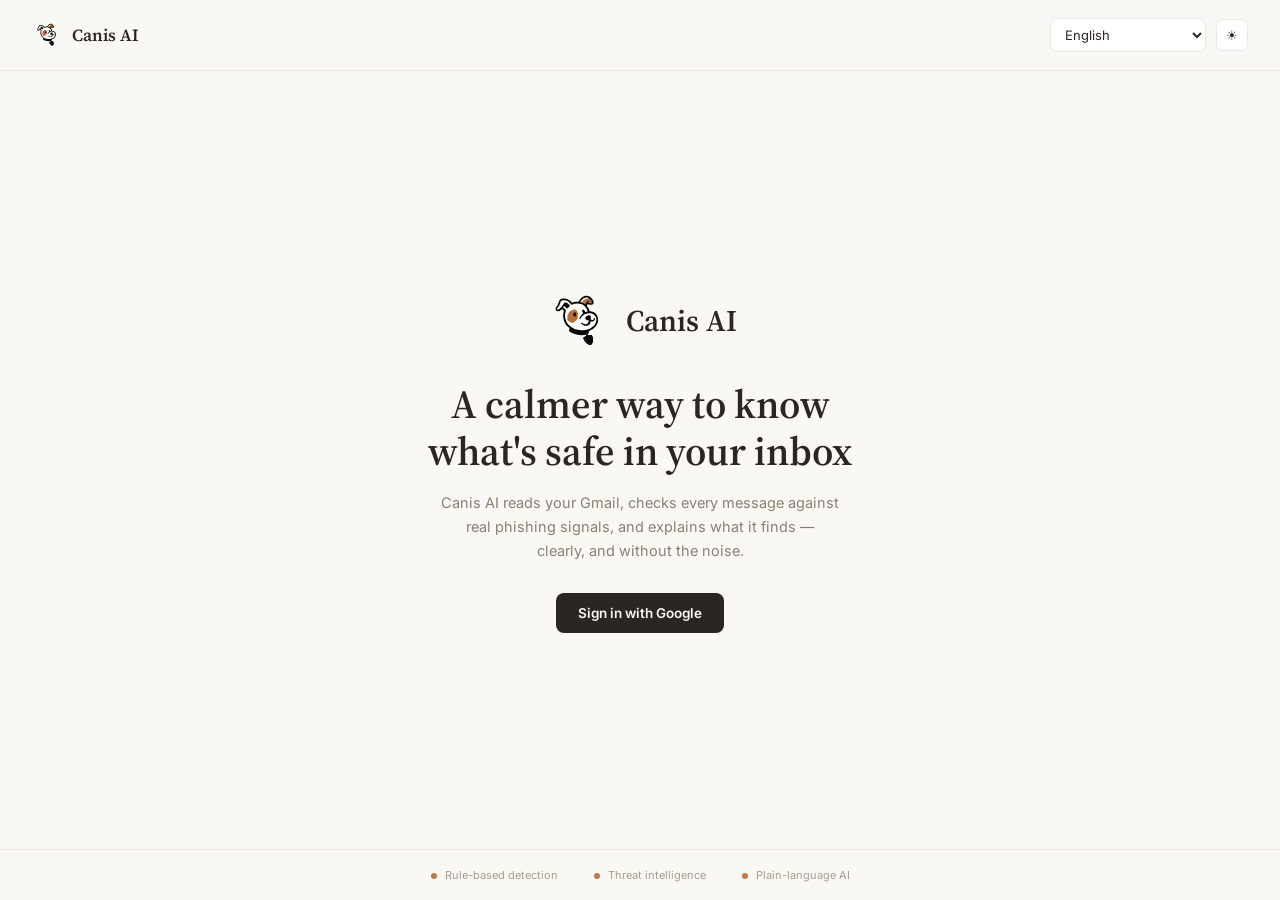
<file: frontend/index.html>
<!DOCTYPE html>
<html lang="en">
<head>
  <meta charset="UTF-8">
  <title>Canis AI</title>
  <link rel="preconnect" href="https://fonts.googleapis.com">
  <link href="https://fonts.googleapis.com/css2?family=Source+Serif+4:opsz,wght@8..60,500;8..60,600;8..60,700&family=Inter:wght@400;500;600;700&display=swap" rel="stylesheet">
  <link rel="stylesheet" href="style.css">
</head>
<body>
  <div class="cover">
    <header class="topbar">
      <div class="brand">
        <img src="assets/logo.svg" alt="Canis AI" class="brand-logo" onerror="this.src='assets/logo.png'">
        <span class="brand-name">Canis AI</span>
      </div>
      <div class="topbar-actions">
        <select id="language"></select>
        <button class="theme-toggle" id="themeToggle" aria-label="Toggle dark mode">
          <span class="theme-icon-light">☀</span>
          <span class="theme-icon-dark">☾</span>
        </button>
      </div>
    </header>

    <main class="cover-main">
      <div class="cover-hero">
        <img src="assets/logo.svg" alt="" class="cover-hero-img" onerror="this.src='assets/logo.png'">
        <div class="cover-brand-name">Canis AI</div>
      </div>
      <h1 class="cover-headline" id="coverHeadline">A calmer way to know<br>what's safe in your inbox</h1>
      <p class="cover-sub" id="coverSub">Canis AI reads your Gmail, checks every message against real phishing signals, and explains what it finds — clearly, and without the noise.</p>
      <a href="http://localhost:8000/auth/login" class="btn-primary" id="loginBtn">Sign in with Google</a>
    </main>

    <footer class="cover-footer">
      <span><i class="dot"></i> <span id="footRules">Rule-based detection</span></span>
      <span><i class="dot"></i> <span id="footIntel">Threat intelligence</span></span>
      <span><i class="dot"></i> <span id="footAi">Plain-language AI</span></span>
    </footer>
  </div>

  <script src="theme.js"></script>
  <script src="cover.js"></script>
</body>
</html>
</file>
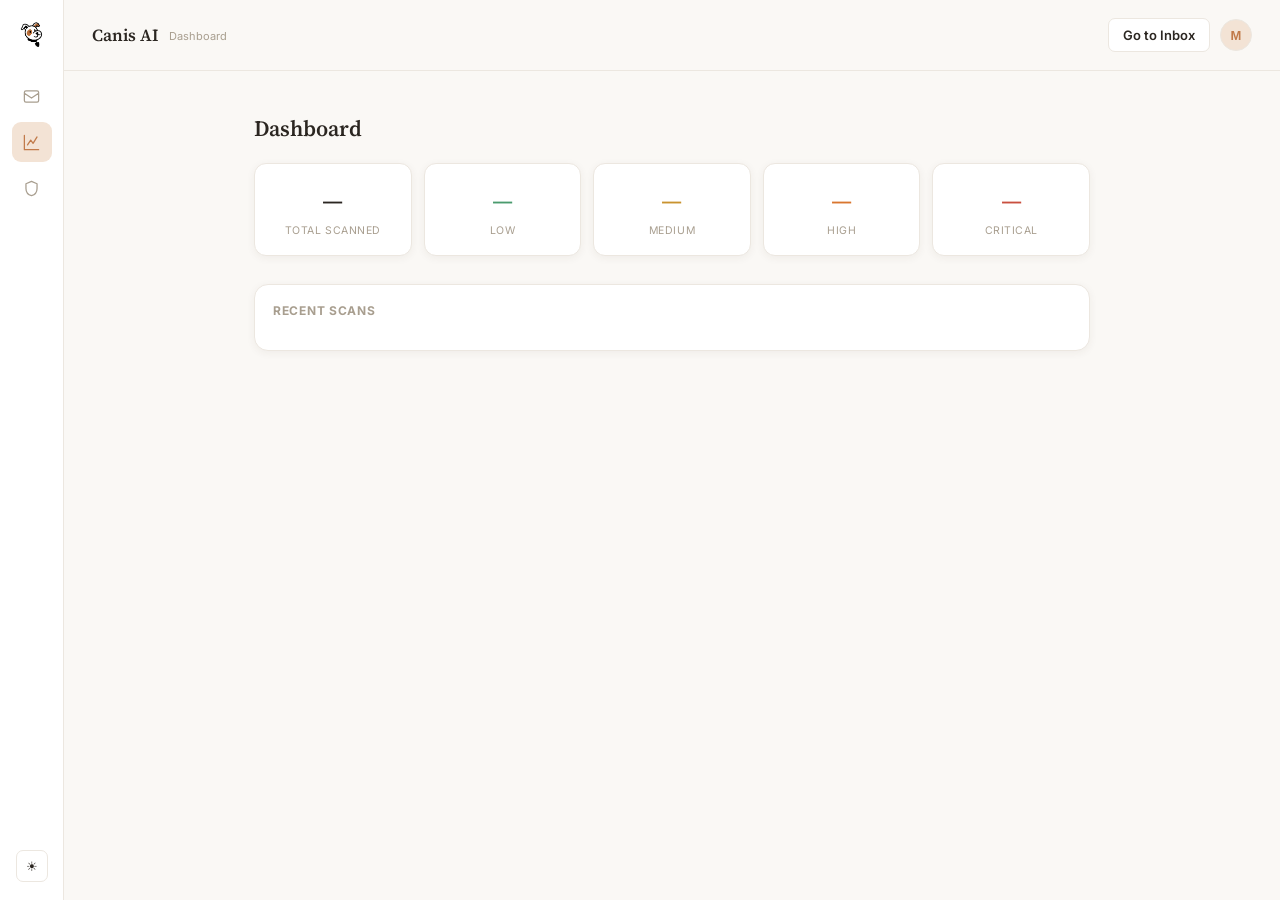
<file: frontend/dashboard.html>
<!DOCTYPE html>
<html lang="en">
<head>
  <meta charset="UTF-8">
  <title>Canis AI — Dashboard</title>
  <link rel="preconnect" href="https://fonts.googleapis.com">
  <link href="https://fonts.googleapis.com/css2?family=Source+Serif+4:opsz,wght@8..60,500;8..60,600;8..60,700&family=Inter:wght@400;500;600;700&display=swap" rel="stylesheet">
  <link rel="stylesheet" href="style.css">
</head>
<body>
  <div class="app-shell">
    <nav class="sidebar">
      <div class="sidebar-logo">
        <img src="assets/logo.png" alt="Canis AI" onerror="this.style.display='none'">
      </div>
      <div class="sidebar-icons">
        <a href="inbox.html" class="sidebar-icon" title="Inbox">
          <svg width="19" height="19" viewBox="0 0 24 24" fill="none"><path d="M3 8l9 6 9-6M5 5h14a2 2 0 012 2v10a2 2 0 01-2 2H5a2 2 0 01-2-2V7a2 2 0 012-2z" stroke="currentColor" stroke-width="1.6" stroke-linecap="round" stroke-linejoin="round"/></svg>
        </a>
        <button class="sidebar-icon active" title="Dashboard">
          <svg width="19" height="19" viewBox="0 0 24 24" fill="none"><path d="M3 3v18h18M7 15l4-6 3 4 5-8" stroke="currentColor" stroke-width="1.6" stroke-linecap="round" stroke-linejoin="round"/></svg>
        </button>
        <a href="threats.html" class="sidebar-icon" title="Threats">
          <svg width="19" height="19" viewBox="0 0 24 24" fill="none"><path d="M12 3l7 3v6c0 4.5-3 8-7 9-4-1-7-4.5-7-9V6l7-3z" stroke="currentColor" stroke-width="1.6" stroke-linecap="round" stroke-linejoin="round"/></svg>
        </a>
      </div>
      <div class="sidebar-bottom">
        <button class="theme-toggle" id="themeToggle" aria-label="Toggle dark mode">
          <span class="theme-icon-light">☀</span>
          <span class="theme-icon-dark">☾</span>
        </button>
      </div>
    </nav>

    <div class="app-main">
      <header class="topbar-inbox">
        <div class="brand">
          <span class="brand-name">Canis AI</span>
          <span class="brand-sub">Dashboard</span>
        </div>
        <div class="topbar-actions">
          <a href="inbox.html" class="btn-secondary">Go to Inbox</a>
          <div class="account-menu">
            <button class="account-btn" id="accountBtn" aria-label="Account menu">M</button>
            <div class="account-dropdown" id="accountDropdown">
              <a href="http://localhost:8000/auth/logout" class="account-dropdown-item">Log out</a>
            </div>
          </div>
        </div>
      </header>

      <main class="content-single">
        <h2 class="dash-title" id="dashTitle">Dashboard</h2>

        <div class="stat-grid">
          <div class="stat-card">
            <div class="stat-number" id="totalScanned">—</div>
            <div class="stat-label" id="statTotal">Total Scanned</div>
          </div>
          <div class="stat-card low">
            <div class="stat-number" id="lowCount">—</div>
            <div class="stat-label" id="statLow">Low</div>
          </div>
          <div class="stat-card medium">
            <div class="stat-number" id="mediumCount">—</div>
            <div class="stat-label" id="statMedium">Medium</div>
          </div>
          <div class="stat-card high">
            <div class="stat-number" id="highCount">—</div>
            <div class="stat-label" id="statHigh">High</div>
          </div>
          <div class="stat-card critical">
            <div class="stat-number" id="criticalCount">—</div>
            <div class="stat-label" id="statCritical">Critical</div>
          </div>
        </div>

        <section class="panel history-panel">
          <h2 id="recentTitle">Recent Scans</h2>
          <div id="historyList"></div>
        </section>
      </main>
    </div>
  </div>

  <script src="theme.js"></script>
  <script src="dashboard.js"></script>
</body>
</html>
</file>
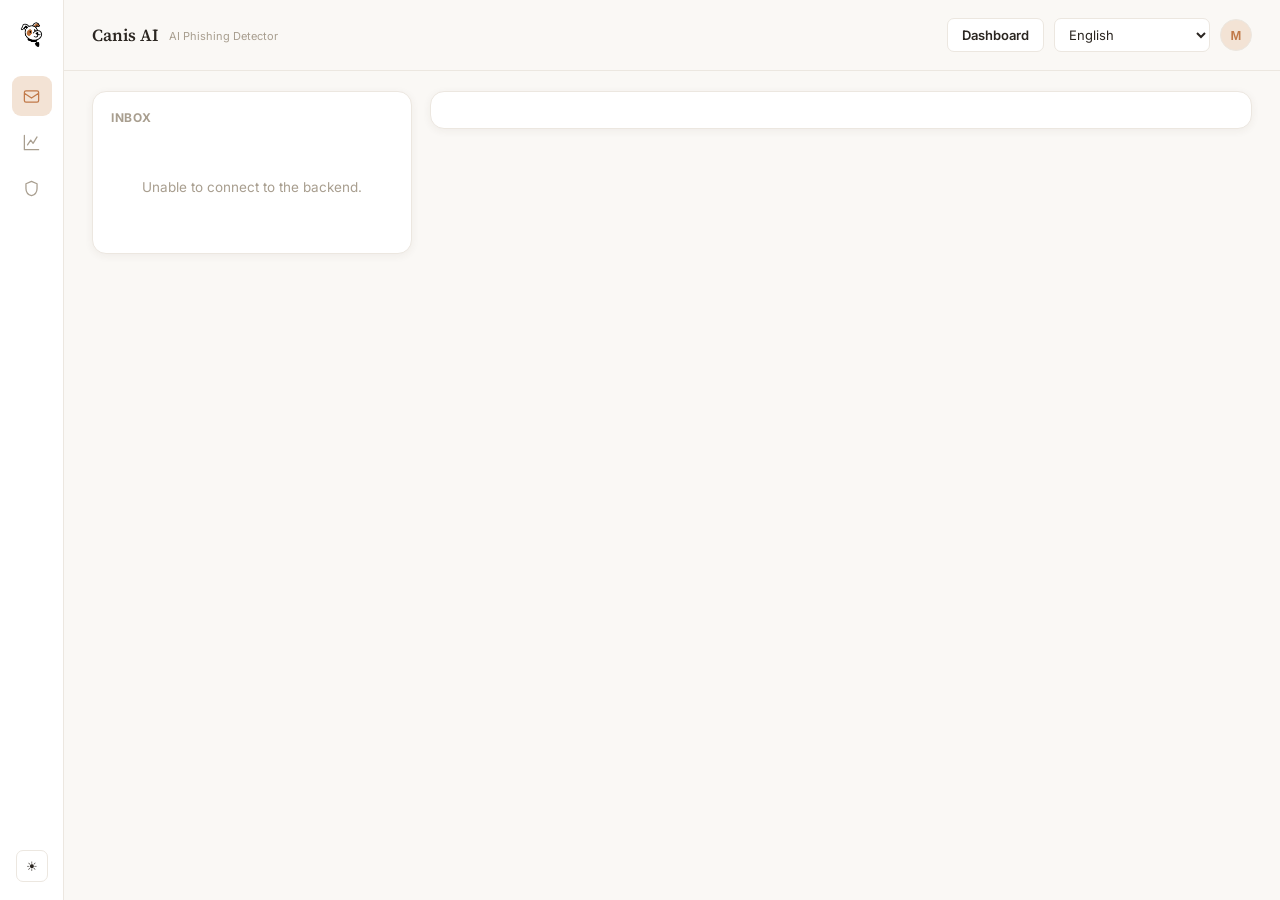
<file: frontend/inbox.html>
<!DOCTYPE html>
<html lang="en">
<head>
  <meta charset="UTF-8">
  <title>Canis AI — Inbox</title>
  <link rel="preconnect" href="https://fonts.googleapis.com">
  <link href="https://fonts.googleapis.com/css2?family=Source+Serif+4:opsz,wght@8..60,500;8..60,600;8..60,700&family=Inter:wght@400;500;600;700&display=swap" rel="stylesheet">
  <link rel="stylesheet" href="style.css">
</head>
<body>
  <div class="app-shell">
    <nav class="sidebar">
      <div class="sidebar-logo">
        <img src="assets/logo.png" alt="Canis AI" onerror="this.style.display='none'">
      </div>
      <div class="sidebar-icons">
        <button class="sidebar-icon active" title="Inbox">
          <svg width="19" height="19" viewBox="0 0 24 24" fill="none"><path d="M3 8l9 6 9-6M5 5h14a2 2 0 012 2v10a2 2 0 01-2 2H5a2 2 0 01-2-2V7a2 2 0 012-2z" stroke="currentColor" stroke-width="1.6" stroke-linecap="round" stroke-linejoin="round"/></svg>
        </button>
        <a href="dashboard.html" class="sidebar-icon" title="Dashboard">
          <svg width="19" height="19" viewBox="0 0 24 24" fill="none"><path d="M3 3v18h18M7 15l4-6 3 4 5-8" stroke="currentColor" stroke-width="1.6" stroke-linecap="round" stroke-linejoin="round"/></svg>
        </a>
        <a href="threats.html" class="sidebar-icon" title="Threats">
          <svg width="19" height="19" viewBox="0 0 24 24" fill="none"><path d="M12 3l7 3v6c0 4.5-3 8-7 9-4-1-7-4.5-7-9V6l7-3z" stroke="currentColor" stroke-width="1.6" stroke-linecap="round" stroke-linejoin="round"/></svg>
        </a>
      </div>
      <div class="sidebar-bottom">
        <button class="theme-toggle" id="themeToggle" aria-label="Toggle dark mode">
          <span class="theme-icon-light">☀</span>
          <span class="theme-icon-dark">☾</span>
        </button>
      </div>
    </nav>

    <div class="app-main">
      <header class="topbar-inbox">
        <div class="brand">
          <span class="brand-name">Canis AI</span>
          <span class="brand-sub" id="brandSub">AI Phishing Detector</span>
        </div>
        <div class="topbar-actions">
          <a href="dashboard.html" class="btn-secondary" id="dashboardLink">Dashboard</a>
          <select id="language"></select>
          <div class="account-menu">
            <button class="account-btn" id="accountBtn" aria-label="Account menu">M</button>
            <div class="account-dropdown" id="accountDropdown">
              <a href="http://localhost:8000/auth/logout" class="account-dropdown-item">Log out</a>
            </div>
          </div>
        </div>
      </header>

      <main class="content">
        <section class="panel inbox-col">
          <h2 id="inboxTitle">Inbox</h2>
          <div id="emails" class="email-list"></div>
        </section>

        <section class="report-col">
          <div class="panel preview-panel">
            <div id="emailPreview" class="email-preview"></div>
          </div>

          <div id="reportBody"></div>
        </section>
      </main>
    </div>
  </div>

  <script src="theme.js"></script>
  <script src="script.js"></script>
</body>
</html>
</file>
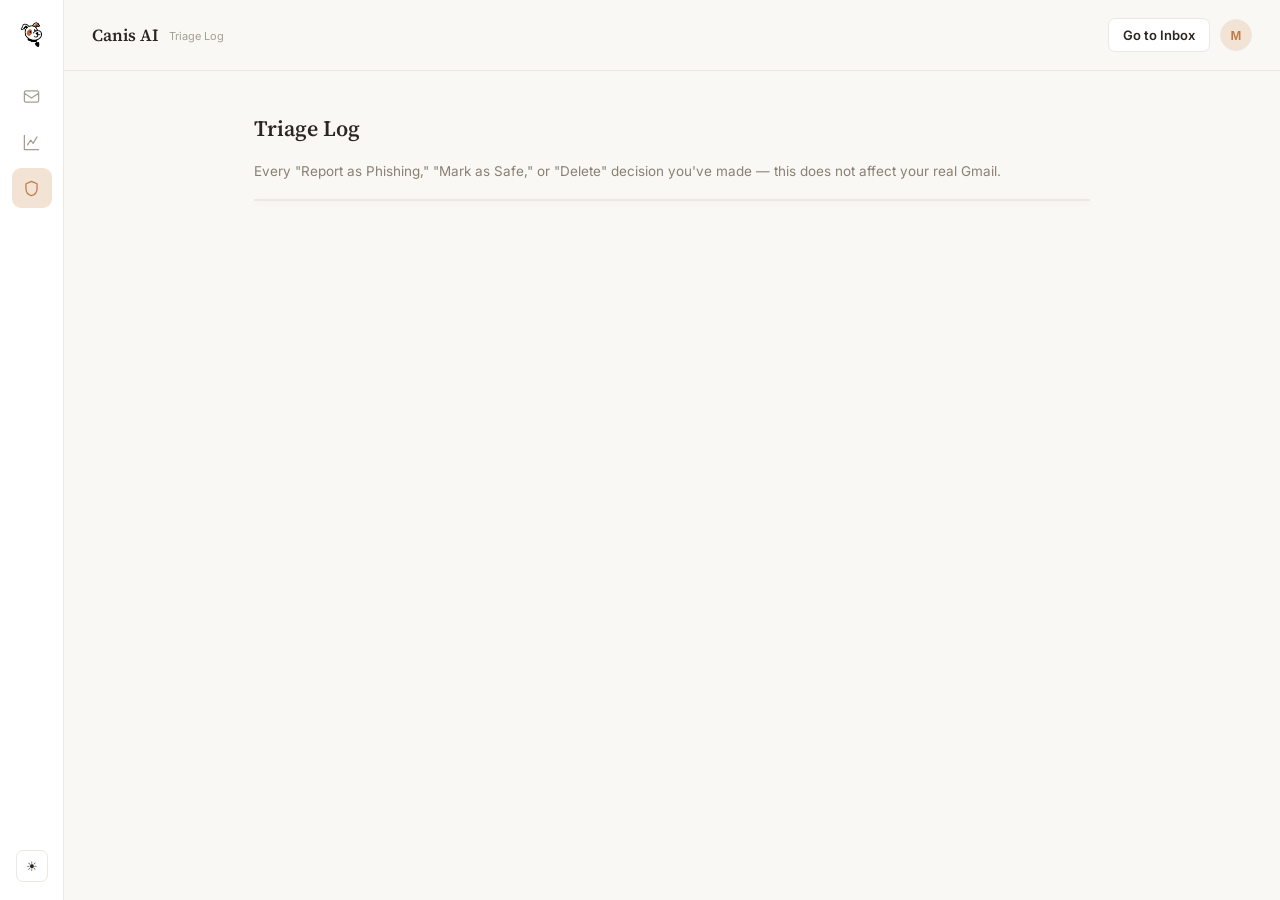
<file: frontend/threats.html>
<!DOCTYPE html>
<html lang="en">
<head>
  <meta charset="UTF-8">
  <title>Canis AI — Threats</title>
  <link rel="preconnect" href="https://fonts.googleapis.com">
  <link href="https://fonts.googleapis.com/css2?family=Source+Serif+4:opsz,wght@8..60,500;8..60,600;8..60,700&family=Inter:wght@400;500;600;700&display=swap" rel="stylesheet">
  <link rel="stylesheet" href="style.css">
</head>
<body>
  <div class="app-shell">
    <nav class="sidebar">
      <div class="sidebar-logo">
        <img src="assets/logo.png" alt="Canis AI" onerror="this.style.display='none'">
      </div>
      <div class="sidebar-icons">
        <a href="inbox.html" class="sidebar-icon" title="Inbox">
          <svg width="19" height="19" viewBox="0 0 24 24" fill="none"><path d="M3 8l9 6 9-6M5 5h14a2 2 0 012 2v10a2 2 0 01-2 2H5a2 2 0 01-2-2V7a2 2 0 012-2z" stroke="currentColor" stroke-width="1.6" stroke-linecap="round" stroke-linejoin="round"/></svg>
        </a>
        <a href="dashboard.html" class="sidebar-icon" title="Dashboard">
          <svg width="19" height="19" viewBox="0 0 24 24" fill="none"><path d="M3 3v18h18M7 15l4-6 3 4 5-8" stroke="currentColor" stroke-width="1.6" stroke-linecap="round" stroke-linejoin="round"/></svg>
        </a>
        <button class="sidebar-icon active" title="Threats">
          <svg width="19" height="19" viewBox="0 0 24 24" fill="none"><path d="M12 3l7 3v6c0 4.5-3 8-7 9-4-1-7-4.5-7-9V6l7-3z" stroke="currentColor" stroke-width="1.6" stroke-linecap="round" stroke-linejoin="round"/></svg>
        </button>
      </div>
      <div class="sidebar-bottom">
        <button class="theme-toggle" id="themeToggle" aria-label="Toggle dark mode">
          <span class="theme-icon-light">☀</span>
          <span class="theme-icon-dark">☾</span>
        </button>
      </div>
    </nav>

    <div class="app-main">
      <header class="topbar-inbox">
        <div class="brand">
          <span class="brand-name">Canis AI</span>
          <span class="brand-sub">Triage Log</span>
        </div>
        <div class="topbar-actions">
          <a href="inbox.html" class="btn-secondary">Go to Inbox</a>
          <div class="account-menu">
            <button class="account-btn" id="accountBtn" aria-label="Account menu">M</button>
            <div class="account-dropdown" id="accountDropdown">
              <a href="http://localhost:8000/auth/logout" class="account-dropdown-item">Log out</a>
            </div>
          </div>
        </div>
      </header>

      <main class="content-single">
        <div class="threats-header">
          <h2 class="dash-title">Triage Log</h2>
          <p class="threats-sub">Every "Report as Phishing," "Mark as Safe," or "Delete" decision you've made — this does not affect your real Gmail.</p>
        </div>
        <div id="threatsList" class="threats-list"></div>
      </main>
    </div>
  </div>

  <script src="theme.js"></script>
  <script src="threats.js"></script>
</body>
</html>
</file>
<file: frontend/style.css>
@import url('https://fonts.googleapis.com/css2?family=Source+Serif+4:opsz,wght@8..60,500;8..60,600,8..60,700&family=Inter:wght@400;500;600;700&display=swap');

* {
  box-sizing: border-box;
}

html,
body {
  margin: 0;
  padding: 0;
  width: 100%;
  min-height: 100%;
  overflow-x: hidden;
}

:root {
  --bg: #faf8f5;
  --panel: #ffffff;
  --border: #ece7e0;
  --text: #2b2621;
  --muted: #8a8072;
  --dim: #a89e8f;

  --accent: #c17a4a;
  --accent-soft: #f3e3d5;
  --accent-text: #faf8f5;

  --shadow: 0 2px 8px rgba(60, 50, 40, 0.06);

  --low: #4a9b6e;
  --low-soft: #e6f2ea;

  --medium: #c9932f;
  --medium-soft: #f7ecd8;

  --high: #d9762f;
  --high-soft: #faead9;

  --critical: #c94f3f;
  --critical-soft: #f9e2de;
}

[data-theme="dark"] {
  --bg: #1c1815;
  --panel: #262019;
  --border: #362e26;
  --text: #f2ece3;
  --muted: #a89686;
  --dim: #766a5c;

  --accent: #d68f5c;
  --accent-soft: #3a2c1f;
  --accent-text: #1c1815;

  --shadow: 0 2px 10px rgba(0, 0, 0, 0.3);

  --low: #6bbf8f;
  --low-soft: #22322a;

  --medium: #e0ab52;
  --medium-soft: #362c1c;

  --high: #ea8f52;
  --high-soft: #382820;

  --critical: #e0715f;
  --critical-soft: #372020;
}

body {
  font-family: 'Inter', system-ui, sans-serif;
  background: var(--bg);
  color: var(--text);
  transition: background 0.2s ease, color 0.2s ease;
}

/* =========================
   SHARED
========================= */

.brand-name {
  font-family: 'Source Serif 4', serif;
  font-weight: 600;
  font-size: 17px;
  color: var(--text);
}

.brand-logo {
  width: 30px;
  height: 30px;
  object-fit: contain;
  border-radius: 7px;
}

.btn-primary {
  display: inline-flex;
  align-items: center;
  gap: 9px;
  background: var(--text);
  color: var(--bg);
  font-weight: 600;
  font-size: 13.5px;
  padding: 12px 22px;
  border-radius: 8px;
  text-decoration: none;
  border: none;
  cursor: pointer;
}

.btn-primary:hover {
  opacity: 0.85;
}

.btn-secondary {
  display: inline-block;
  background: var(--panel);
  color: var(--text);
  border: 1px solid var(--border);
  padding: 8px 14px;
  border-radius: 7px;
  text-decoration: none;
  font-weight: 600;
  font-size: 13px;
}

.btn-secondary:hover {
  background: var(--border);
}

#language {
  padding: 7px 10px;
  border-radius: 7px;
  border: 1px solid var(--border);
  background: var(--panel);
  color: var(--text);
  font-family: inherit;
  font-size: 13px;
}

.theme-toggle {
  width: 32px;
  height: 32px;
  border-radius: 7px;
  border: 1px solid var(--border);
  background: var(--panel);
  cursor: pointer;
  display: flex;
  align-items: center;
  justify-content: center;
  font-size: 13px;
  color: var(--text);
}

.theme-toggle:hover {
  background: var(--border);
}

.theme-icon-dark {
  display: none;
}

[data-theme="dark"] .theme-icon-light {
  display: none;
}

[data-theme="dark"] .theme-icon-dark {
  display: inline;
}

/* =========================
   COVER
========================= */

.cover {
  min-height: 100vh;
  display: flex;
  flex-direction: column;
}

.topbar {
  display: flex;
  justify-content: space-between;
  align-items: center;
  padding: 18px 32px;
  border-bottom: 1px solid var(--border);
}

.brand {
  display: flex;
  align-items: center;
  gap: 10px;
}

.topbar-actions {
  display: flex;
  align-items: center;
  gap: 10px;
}

.cover-main {
  flex: 1;
  display: flex;
  flex-direction: column;
  align-items: center;
  justify-content: center;
  padding: 40px 24px;
  text-align: center;
}

.cover-hero {
  display: flex;
  align-items: center;
  justify-content: center;
  gap: 14px;
  margin-bottom: 18px;
}

.cover-hero-img {
  width: 68px;
  height: 68px;
  object-fit: contain;
}

.cover-brand-name {
  font-family: 'Source Serif 4', serif;
  font-weight: 600;
  font-size: 30px;
  color: var(--text);
}

.cover-headline {
  font-family: 'Source Serif 4', serif;
  font-weight: 600;
  font-size: 40px;
  line-height: 1.18;
  color: var(--text);
  margin: 8px 0 16px;
  max-width: 540px;
}

.cover-sub {
  font-size: 14.5px;
  color: var(--muted);
  line-height: 1.65;
  max-width: 400px;
  margin: 0 0 30px;
}

.cover-footer {
  display: flex;
  justify-content: center;
  gap: 36px;
  padding: 18px 36px;
  border-top: 1px solid var(--border);
  font-size: 11px;
  color: var(--dim);
}

.dot {
  display: inline-block;
  width: 6px;
  height: 6px;
  border-radius: 50%;
  background: var(--accent);
  margin-right: 5px;
}

/* =========================
   APP SHELL
========================= */

.app-shell {
  display: flex;
  min-height: 100vh;
  width: 100%;
}

.sidebar {
  width: 64px;
  flex: 0 0 64px;
  background: var(--panel);
  border-right: 1px solid var(--border);
  display: flex;
  flex-direction: column;
  align-items: center;
  padding: 18px 0;
  gap: 24px;
}

.sidebar-logo {
  width: 34px;
  height: 34px;
}

.sidebar-logo img {
  width: 100%;
  height: 100%;
  object-fit: contain;
}

.sidebar-icons {
  display: flex;
  flex-direction: column;
  gap: 6px;
  flex: 1;
}

.sidebar-icon {
  width: 40px;
  height: 40px;
  border-radius: 9px;
  border: none;
  background: transparent;
  color: var(--dim);
  display: flex;
  align-items: center;
  justify-content: center;
  cursor: pointer;
  text-decoration: none;
}

.sidebar-icon:hover {
  background: var(--bg);
  color: var(--text);
}

.sidebar-icon.active {
  background: var(--accent-soft);
  color: var(--accent);
}

.app-main {
  flex: 1;
  min-width: 0;
  width: calc(100% - 64px);
}

/* =========================
   INBOX HEADER
========================= */

.topbar-inbox {
  display: flex;
  align-items: center;
  justify-content: space-between;
  padding: 18px 28px;
  border-bottom: 1px solid var(--border);
}

.brand-sub {
  display: block;
  font-size: 11px;
  color: var(--dim);
  margin-top: 1px;
}

/* =========================
   MAIN CONTENT
========================= */

.content {
  width: 100%;
  max-width: 1400px;
  margin: 0 auto;

  display: grid;
  grid-template-columns: 300px minmax(0, 1fr);

  gap: 18px;
  padding: 20px 24px 32px;
}

.panel {
  background: var(--panel);
  border: 1px solid var(--border);
  border-radius: 14px;
  padding: 18px;
  box-shadow: var(--shadow);
  min-width: 0;
}

.panel h2 {
  margin: 0 0 14px;
  font-size: 12px;
  font-weight: 700;
  text-transform: uppercase;
  letter-spacing: 0.06em;
  color: var(--dim);
}

/* =========================
   INBOX
========================= */

.inbox-col {
  align-self: start;
  max-height: calc(100vh - 120px);
  overflow-y: auto;
  min-width: 0;
}

.email-row {
  display: flex;
  align-items: flex-start;
  gap: 10px;

  padding: 12px;
  margin-bottom: 3px;

  border-radius: 10px;
  border-left: 3px solid transparent;

  cursor: pointer;
  transition: background 0.12s ease;
}

.email-row:hover {
  background: var(--bg);
}

.email-row.active {
  background: var(--accent-soft);
  border-left-color: var(--accent);
}

.email-row-main {
  min-width: 0;
  width: 100%;
}

.email-from {
  font-size: 11.5px;
  font-weight: 600;
  color: var(--dim);

  white-space: nowrap;
  overflow: hidden;
  text-overflow: ellipsis;
}

.email-subject {
  font-size: 13.5px;
  margin-top: 3px;
  color: var(--text);

  overflow: hidden;
  text-overflow: ellipsis;

  display: -webkit-box;
  -webkit-line-clamp: 2;
  -webkit-box-orient: vertical;
}

/* =========================
   EMAIL PREVIEW
========================= */

.report-col {
  display: flex;
  flex-direction: column;
  gap: 14px;
  min-width: 0;
}

.preview-panel {
  padding: 18px;
  min-width: 0;
}

.report-empty {
  color: var(--dim);
  font-size: 13.5px;
  padding: 40px 0;
  text-align: center;
}

.preview-from {
  font-size: 11.5px;
  font-weight: 600;
  color: var(--dim);

  overflow-wrap: anywhere;
}

.preview-subject {
  font-size: 17px;
  font-weight: 700;
  margin: 5px 0 4px;
  color: var(--text);

  overflow-wrap: anywhere;
}

.preview-meta {
  font-size: 11.5px;
  color: var(--dim);
  margin-bottom: 12px;

  overflow-wrap: anywhere;
}

.preview-body {
  font-size: 13px;
  color: var(--muted);
  line-height: 1.7;

  max-height: 180px;
  overflow-y: auto;
  overflow-x: hidden;

  padding: 12px;

  background: var(--bg);
  border: 1px solid var(--border);
  border-radius: 8px;

  white-space: pre-wrap;
  overflow-wrap: anywhere;
  word-break: break-word;
}

/* =========================
   RISK REPORT
========================= */

.report-grid {
  display: grid;

  /*
    THIS IS THE IMPORTANT PART:
    report gets most of the width,
    gauge gets a fixed small column.
  */
  grid-template-columns: minmax(0, 1fr) 230px;

  gap: 14px;

  width: 100%;
  min-width: 0;
}

.report-grid > .panel {
  min-width: 0;
  overflow: hidden;
}

.indicator-grid {
  display: grid;
  grid-template-columns: repeat(2, minmax(0, 1fr));
  gap: 10px;
  margin-bottom: 14px;
}

.indicator-card {
  min-width: 0;

  border: 1px solid var(--border);
  border-radius: 10px;
  padding: 12px;

  background: var(--bg);

  overflow: hidden;
}

.indicator-card-title {
  font-size: 13px;
  font-weight: 600;
  color: var(--text);
  margin-bottom: 4px;

  overflow-wrap: anywhere;
}

.indicator-card-desc {
  font-size: 12px;
  color: var(--muted);
  line-height: 1.5;
  margin-bottom: 6px;

  overflow-wrap: anywhere;
  word-break: break-word;
}

.indicator-tag {
  font-size: 10px;
  font-weight: 700;

  padding: 2px 8px;
  border-radius: 5px;

  display: inline-block;

  text-transform: uppercase;
  letter-spacing: 0.03em;
}

/* =========================
   AI SUMMARY
========================= */

.ai-summary {
  width: 100%;
  max-width: 100%;

  border: 1px solid var(--border);
  border-radius: 10px;

  padding: 14px;

  background: var(--bg);

  font-size: 13.5px;
  color: var(--text);
  line-height: 1.65;

  margin-bottom: 14px;

  /*
    STOP THE GIANT BOX FROM PUSHING
    THE WHOLE PAGE SIDEWAYS
  */
  white-space: normal;
  overflow-wrap: anywhere;
  word-break: break-word;
}

/* =========================
   VIRUSTOTAL
========================= */

.vt-section {
  width: 100%;
  max-width: 100%;

  margin: 0 0 14px;
  padding: 12px;

  background: var(--bg);
  border: 1px solid var(--border);
  border-radius: 10px;

  overflow: hidden;
}

.vt-title {
  font-size: 10.5px;
  font-weight: 700;

  text-transform: uppercase;
  letter-spacing: 0.05em;

  color: var(--dim);
  margin-bottom: 8px;
}

.vt-row {
  display: flex;
  align-items: flex-start;
  gap: 10px;

  margin-bottom: 8px;

  font-size: 12px;

  min-width: 0;
}

.vt-badge {
  flex-shrink: 0;

  font-size: 10px;
  font-weight: 700;

  padding: 2px 8px;
  border-radius: 5px;

  color: white;
  white-space: nowrap;
}

.vt-url {
  min-width: 0;

  color: var(--muted);

  /*
    THE IMPORTANT URL FIX
  */
  overflow-wrap: anywhere;
  word-break: break-all;

  line-height: 1.45;
}

/* =========================
   ACTION BUTTONS
========================= */

.action-row {
  display: flex;
  gap: 8px;
  flex-wrap: wrap;
}

.action-btn {
  flex: 1;

  min-width: 120px;

  padding: 10px 12px;

  border-radius: 9px;

  font-size: 12.5px;
  font-weight: 600;

  cursor: pointer;

  border: 1px solid var(--border);

  background: var(--panel);
  color: var(--text);

  display: flex;
  align-items: center;
  justify-content: center;

  gap: 6px;
}

.action-btn.primary {
  background: var(--text);
  color: var(--bg);
  border-color: var(--text);
}

.action-btn.danger {
  color: var(--critical);
  border-color: var(--critical-soft);
}

.action-btn:hover {
  opacity: 0.85;
}

.action-btn:disabled {
  opacity: 0.55;
  cursor: default;
}

/* =========================
   GAUGE
========================= */

.gauge-card {
  text-align: center;
}

.gauge-label {
  font-size: 11px;
  font-weight: 700;

  text-transform: uppercase;
  letter-spacing: 0.06em;

  color: var(--dim);

  margin-bottom: 14px;
}

.gauge-svg-wrap {
  position: relative;

  width: 150px;
  height: 150px;

  margin: 0 auto 10px;
}

.gauge-number {
  position: absolute;
  inset: 0;

  display: flex;
  flex-direction: column;

  align-items: center;
  justify-content: center;
}

.gauge-score {
  font-family: 'Source Serif 4', serif;

  font-size: 30px;
  font-weight: 700;

  color: var(--text);
  line-height: 1;
}

.gauge-max {
  font-size: 11px;
  color: var(--dim);
  margin-top: 2px;
}

.gauge-severity {
  font-size: 13px;
  font-weight: 700;
  margin-top: 8px;
}

/* =========================
   CHECKLIST
========================= */

.checklist-card {
  margin-top: 16px;
  text-align: left;
}

.checklist-title {
  font-size: 12px;
  font-weight: 700;
  color: var(--text);
  margin-bottom: 10px;
}

.checklist-item {
  display: flex;
  align-items: flex-start;
  gap: 8px;

  font-size: 12.5px;
  color: var(--muted);

  margin-bottom: 8px;
  line-height: 1.4;
}

.checklist-item svg {
  flex-shrink: 0;
  margin-top: 1px;
}

/* =========================
   PAGINATION
========================= */

.pagination {
  display: flex;
  gap: 8px;
  margin-top: 14px;
}

.page-btn {
  padding: 8px 14px;

  border-radius: 7px;
  border: 1px solid var(--border);

  background: var(--panel);
  color: var(--text);

  cursor: pointer;

  font-family: inherit;
  font-size: 12.5px;
  font-weight: 600;
}

.page-btn:hover {
  background: var(--bg);
}

/* =========================
   DASHBOARD
========================= */

.page {
  width: 100%;
  max-width: 1080px;

  margin: 0 auto;
  padding: 0 24px;
}

.header {
  display: flex;
  align-items: center;
  justify-content: space-between;

  padding: 22px 0;

  border-bottom: 1px solid var(--border);

  margin-bottom: 28px;
}

.header-actions {
  display: flex;
  align-items: center;
  gap: 10px;
}

.dash-title {
  font-family: 'Source Serif 4', serif;

  font-size: 22px;
  font-weight: 600;

  margin-bottom: 20px;

  color: var(--text);
}

.stat-grid {
  display: grid;
  grid-template-columns: repeat(5, minmax(0, 1fr));

  gap: 12px;
  margin-bottom: 28px;
}

.stat-card {
  background: var(--panel);

  border: 1px solid var(--border);
  border-radius: 12px;

  padding: 18px;

  text-align: center;

  box-shadow: var(--shadow);
}

.stat-number {
  font-family: 'Source Serif 4', serif;

  font-size: 26px;
  font-weight: 600;

  color: var(--text);
}

.stat-label {
  font-size: 10.5px;
  color: var(--dim);

  margin-top: 6px;

  text-transform: uppercase;
  letter-spacing: 0.05em;
}

.stat-card.low .stat-number {
  color: var(--low);
}

.stat-card.medium .stat-number {
  color: var(--medium);
}

.stat-card.high .stat-number {
  color: var(--high);
}

.stat-card.critical .stat-number {
  color: var(--critical);
}

/* =========================
   HISTORY
========================= */

.history-panel {
  margin-bottom: 40px;
}

.history-row {
  display: flex;
  align-items: center;
  justify-content: space-between;

  padding: 12px;

  border-bottom: 1px solid var(--border);

  min-width: 0;
}

.history-subject {
  font-size: 14px;
  font-weight: 600;
  color: var(--text);

  overflow-wrap: anywhere;
}

.history-sender {
  font-size: 11.5px;
  color: var(--dim);
  margin-top: 2px;

  overflow-wrap: anywhere;
}

.history-score {
  flex-shrink: 0;

  font-family: 'Source Serif 4', serif;
  font-size: 13px;
  font-weight: 600;

  padding: 4px 10px;

  border-radius: 6px;
  color: white;
}

/* =========================
   ACCOUNT MENU
========================= */

.account-menu {
  position: relative;
}

.account-btn {
  width: 32px;
  height: 32px;

  border-radius: 50%;
  border: 1px solid var(--border);

  background: var(--accent-soft);
  color: var(--accent);

  font-weight: 700;
  font-size: 13px;

  cursor: pointer;

  display: flex;
  align-items: center;
  justify-content: center;
}

.account-dropdown {
  display: none;

  position: absolute;

  top: 40px;
  right: 0;

  background: var(--panel);

  border: 1px solid var(--border);
  border-radius: 8px;

  box-shadow: var(--shadow);

  min-width: 120px;

  overflow: hidden;

  z-index: 100;
}

.account-dropdown.open {
  display: block;
}

.account-dropdown-item {
  display: block;

  padding: 10px 14px;

  font-size: 13px;

  color: var(--critical);

  text-decoration: none;
}

.account-dropdown-item:hover {
  background: var(--bg);
}

/* =========================
   THREATS PAGE
========================= */

.content-single {
  width: 100%;
  max-width: 900px;

  margin: 0 auto;

  padding: 24px 32px 40px;
}

.threats-header {
  margin-bottom: 20px;
}

.threats-sub {
  font-size: 13.5px;
  color: var(--muted);
  margin: 4px 0 0;
}

.threats-list {
  background: var(--panel);

  border: 1px solid var(--border);
  border-radius: 14px;

  box-shadow: var(--shadow);

  overflow: hidden;
}

.threat-row {
  display: flex;
  align-items: stretch;

  gap: 14px;

  padding: 14px 16px;

  border-bottom: 1px solid var(--border);

  min-width: 0;
}

.threat-row:last-child {
  border-bottom: none;
}

.threat-severity-bar {
  width: 4px;
  border-radius: 2px;
  flex-shrink: 0;
}

.threat-main {
  flex: 1;
  min-width: 0;

  display: flex;
  flex-direction: column;
  justify-content: center;
}

/* =========================
   SEVERITY COLORS
========================= */

.indicator-tag.low {
  background: var(--low-soft);
  color: var(--low);
}

.indicator-tag.medium {
  background: var(--medium-soft);
  color: var(--medium);
}

.indicator-tag.high {
  background: var(--high-soft);
  color: var(--high);
}

.indicator-tag.critical {
  background: var(--critical-soft);
  color: var(--critical);
}

.gauge-severity.low {
  color: var(--low);
}

.gauge-severity.medium {
  color: var(--medium);
}

.gauge-severity.high {
  color: var(--high);
}

.gauge-severity.critical {
  color: var(--critical);
}

.history-score.low {
  background: var(--low);
}

.history-score.medium {
  background: var(--medium);
}

.history-score.high {
  background: var(--high);
}

.history-score.critical {
  background: var(--critical);
}

.threat-severity-bar.low {
  background: var(--low);
}

.threat-severity-bar.medium {
  background: var(--medium);
}

.threat-severity-bar.high {
  background: var(--high);
}

.threat-severity-bar.critical {
  background: var(--critical);
}

.vt-badge.vt-malicious {
  background: var(--critical);
}

.vt-badge.vt-suspicious {
  background: var(--high);
}

.vt-badge.vt-unknown {
  background: var(--dim);
}

.vt-badge.vt-clean {
  background: var(--low);
}

/* =========================
   RESPONSIVE
========================= */

@media (max-width: 1050px) {

  .content {
    grid-template-columns: 270px minmax(0, 1fr);
    padding-left: 18px;
    padding-right: 18px;
  }

  .report-grid {
    grid-template-columns: minmax(0, 1fr);
  }

  .gauge-card {
    display: grid;
    grid-template-columns: 1fr 1fr;
    align-items: center;
    gap: 15px;
  }

  .gauge-label {
    grid-column: 1 / -1;
  }

  .checklist-card {
    margin-top: 0;
  }
}

@media (max-width: 800px) {

  .content {
    grid-template-columns: 1fr;
  }

  .inbox-col {
    max-height: 300px;
  }

  .stat-grid {
    grid-template-columns: repeat(2, minmax(0, 1fr));
  }
}

@media (max-width: 600px) {

  .sidebar {
    width: 54px;
    flex-basis: 54px;
  }

  .app-main {
    width: calc(100% - 54px);
  }

  .topbar-inbox {
    padding: 14px 16px;
  }

  .content {
    padding: 14px;
  }

  .indicator-grid {
    grid-template-columns: 1fr;
  }

  .gauge-card {
    display: block;
  }

  .checklist-card {
    margin-top: 16px;
  }

  .action-row {
    flex-direction: column;
  }

  .action-btn {
    width: 100%;
  }

  .page {
    padding: 0 16px;
  }

  .content-single {
    padding: 18px 16px 30px;
  }

  .cover-headline {
    font-size: 32px;
  }

  .cover-hero {
    flex-direction: column;
  }

  .cover-footer {
    gap: 15px;
    flex-direction: column;
  }
}

/* =========================================================
   FINAL UI FIX — prevent report from becoming huge / scrolly
   ========================================================= */

   html,
   body {
     width: 100%;
     max-width: 100%;
     overflow-x: hidden;
   }
   
   * {
     max-width: 100%;
   }
   
   /* Main app should never exceed the viewport */
   .app-shell {
     width: 100%;
     max-width: 100vw;
     overflow: hidden;
   }
   
   .app-main {
     width: 100%;
     min-width: 0;
     overflow: hidden;
   }
   
   /* Keep the inbox/report layout inside the screen */
   .content {
     width: 100%;
     max-width: 1400px;
     grid-template-columns: minmax(280px, 340px) minmax(0, 1fr);
     min-width: 0;
   }
   
   .inbox-col,
   .report-col {
     min-width: 0;
     width: 100%;
   }
   
   /* Report itself must be allowed to shrink */
   .report-grid {
     width: 100%;
     min-width: 0;
     grid-template-columns: minmax(0, 1fr) 240px;
   }
   
   .report-grid > * {
     min-width: 0;
   }
   
   /* =========================================================
      GEMINI EXPLANATION
      ========================================================= */
   
   .ai-summary {
     width: 100%;
     max-width: 100%;
     min-width: 0;
   
     /* VERY IMPORTANT */
     overflow-wrap: anywhere;
     word-break: break-word;
     white-space: normal;
   
     line-height: 1.65;
     max-height: 180px;
     overflow-y: auto;
     overflow-x: hidden;
   
     padding: 14px 16px;
   }
   
   /* If Gemini returns ridiculously long text */
   .ai-summary * {
     max-width: 100%;
     overflow-wrap: anywhere;
     word-break: break-word;
   }
   
   /* =========================================================
      VIRUSTOTAL
      ========================================================= */
   
   .vt-section {
     width: 100%;
     min-width: 0;
     overflow: hidden;
   }
   
   .vt-row {
     width: 100%;
     min-width: 0;
     align-items: flex-start;
   }
   
   .vt-url {
     min-width: 0;
     max-width: 100%;
   
     overflow-wrap: anywhere;
     word-break: break-all;
   
     /* Don't let one insane URL stretch the page */
     overflow: hidden;
   }
   
   /* =========================================================
      INDICATORS
      ========================================================= */
   
   .indicator-grid {
     width: 100%;
     min-width: 0;
   }
   
   .indicator-card {
     min-width: 0;
     overflow: hidden;
   }
   
   .indicator-card-title,
   .indicator-card-desc {
     overflow-wrap: anywhere;
     word-break: break-word;
   }
   
   /* =========================================================
      EMAIL PREVIEW
      ========================================================= */
   
   .preview-panel,
   .preview-body {
     min-width: 0;
     max-width: 100%;
   }
   
   .preview-body {
     overflow-x: hidden;
     overflow-y: auto;
     overflow-wrap: anywhere;
     word-break: break-word;
   }
   
   /* =========================================================
      ACTION BUTTONS
      ========================================================= */
   
   .action-row {
     width: 100%;
     min-width: 0;
   }
   
   .action-btn {
     min-width: 0;
     white-space: normal;
   }
   
   /* =========================================================
      DESKTOP — make it look comfortable instead of cramped
      ========================================================= */
   
   @media (min-width: 1000px) {
     .content {
       grid-template-columns: 320px minmax(0, 1fr);
       padding-left: 28px;
       padding-right: 28px;
     }
   
     .report-grid {
       grid-template-columns: minmax(0, 1fr) 230px;
     }
   }
   
   /* =========================================================
      SMALLER LAPTOPS
      ========================================================= */
   
   @media (max-width: 1050px) {
     .content {
       grid-template-columns: 280px minmax(0, 1fr);
       padding-left: 20px;
       padding-right: 20px;
     }
   
     .report-grid {
       grid-template-columns: minmax(0, 1fr) 210px;
     }
   }
   
   /* =========================================================
      REALLY SMALL SCREEN
      ========================================================= */
   
   @media (max-width: 850px) {
     .content {
       grid-template-columns: 1fr;
     }
   
     .inbox-col {
       max-height: 300px;
     }
   
     .report-grid {
       grid-template-columns: 1fr;
     }
   
     .gauge-card {
       order: -1;
     }
   }
   
   /* =========================================================
      SCROLLBARS — cleaner
      ========================================================= */
   
   .preview-body,
   .ai-summary,
   .inbox-col {
     scrollbar-width: thin;
     scrollbar-color: var(--border) transparent;
   }
   
   .preview-body::-webkit-scrollbar,
   .ai-summary::-webkit-scrollbar,
   .inbox-col::-webkit-scrollbar {
     width: 6px;
   }
   
   .preview-body::-webkit-scrollbar-thumb,
   .ai-summary::-webkit-scrollbar-thumb,
   .inbox-col::-webkit-scrollbar-thumb {
     background: var(--border);
     border-radius: 10px;
   }

/* ===== DEMO REPORT CLEANUP ===== */

.ai-summary {
  max-height: 150px;
  overflow-y: auto;
  overflow-x: hidden;
  padding: 14px 16px;
  margin-bottom: 14px;
}

.ai-summary-title {
  font-size: 10px;
  font-weight: 700;
  text-transform: uppercase;
  letter-spacing: .06em;
  color: var(--dim);
  margin-bottom: 7px;
}

.ai-summary-text {
  font-size: 13px;
  line-height: 1.6;
  color: var(--text);
  overflow-wrap: break-word;
}

.vt-section {
  margin-bottom: 14px;
}

.vt-summary {
  font-size: 12.5px;
  font-weight: 600;
  color: var(--text);
  margin-bottom: 9px;
}

.vt-results {
  display: flex;
  flex-wrap: wrap;
  gap: 6px;
}

.vt-row {
  margin: 0;
}

.vt-url {
  display: none;
}

/* Keep the actual report inside the viewport */
.report-col,
.report-grid,
.report-grid > .panel {
  min-width: 0;
  max-width: 100%;
}

.report-grid {
  overflow: hidden;
}

.ai-summary,
.vt-section,
.indicator-card {
  overflow-wrap: anywhere;
  word-break: break-word;
}

/* Make the report feel less gigantic */
.panel {
  min-width: 0;
}

@media (max-width: 900px) {
  .report-grid {
    grid-template-columns: 1fr;
  }
}
</file>
